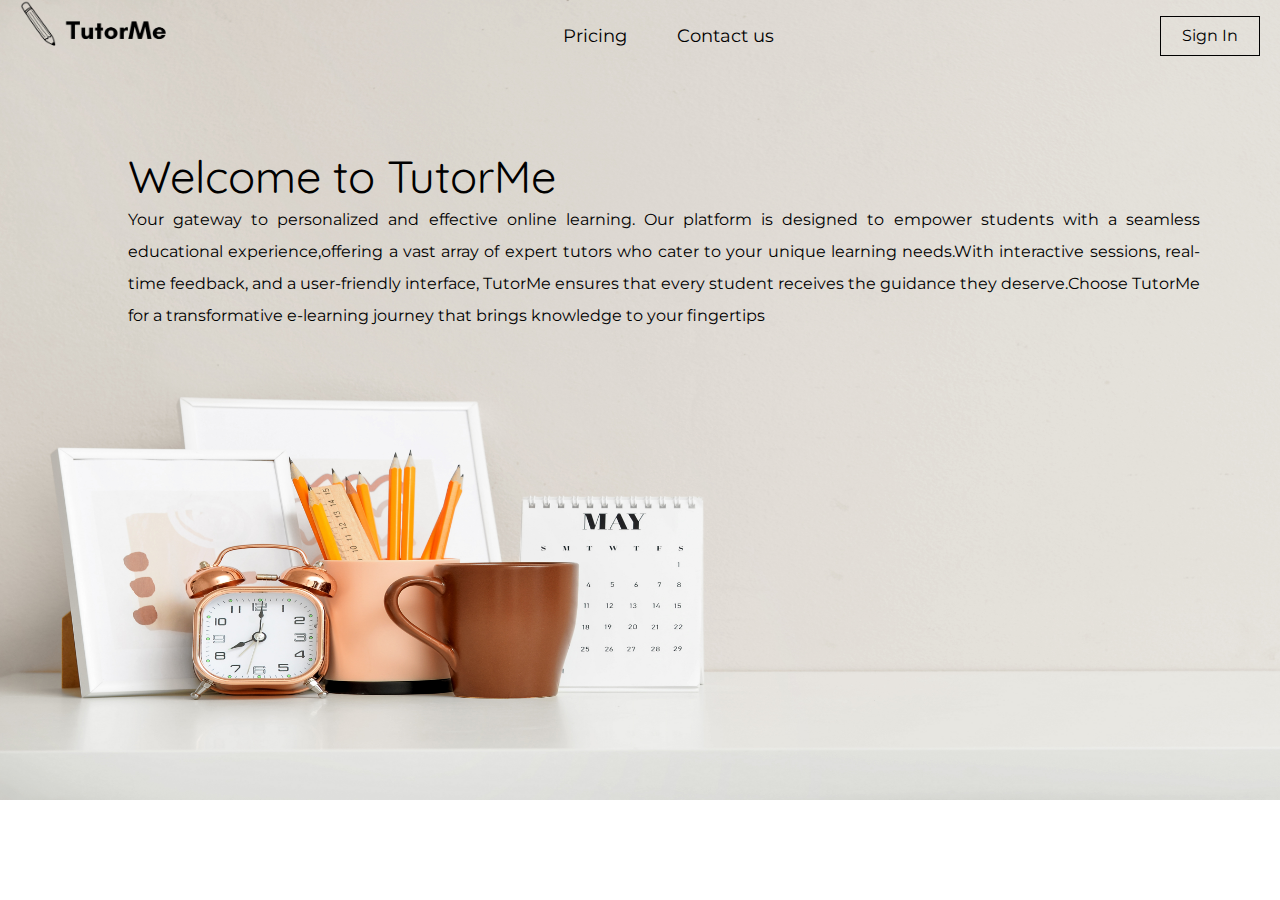
<file: index.html>
<!DOCTYPE html>
<html lang="en">
<head>
    <meta charset="UTF-8">
    <meta name="viewport" content="width=device-width, initial-scale=1.0">
    <title>Document</title>
    <link rel="stylesheet" href="./css/home.css">
    <link href="https://fonts.googleapis.com/css2?family=Montserrat:wght@100;200;300;400;500;900&family=Open+Sans&display=swap" rel="stylesheet">
    <link rel="preconnect" href="https://fonts.googleapis.com">
<link rel="preconnect" href="https://fonts.gstatic.com" crossorigin>
<link href="https://fonts.googleapis.com/css2?family=Quicksand:wght@300&display=swap" rel="stylesheet">
</head>
<body>
    <div class="nav">
        <div class="logo"><img id="logo" src="./images/logo.png" alt=""></div>
        <div class="menus">
            <div class="menu"><a href="./pricing.html">Pricing</a></div>
            <div class="menu"><a href="./contact.html">Contact us</a></div>
        </div>
        <a href="./login.html"><div class="signin">Sign In</div></a>
    </div>
    <div class="content">
<span class="welcome">Welcome <br class="none1"> <br class="none1"> to <br class="none1"> <br class="none1"> TutorMe</span><br>
<span class="none">Your gateway to personalized and effective online learning. 
Our platform is designed to empower students with a seamless
educational experience,offering a vast array of expert tutors
who cater to your unique learning needs.With interactive sessions,
real-time feedback, and a user-friendly interface, TutorMe ensures
that every student receives the guidance they deserve.Choose TutorMe
for a transformative e-learning journey that brings knowledge to your fingertips</span></div>
</body>
</html>
</file>
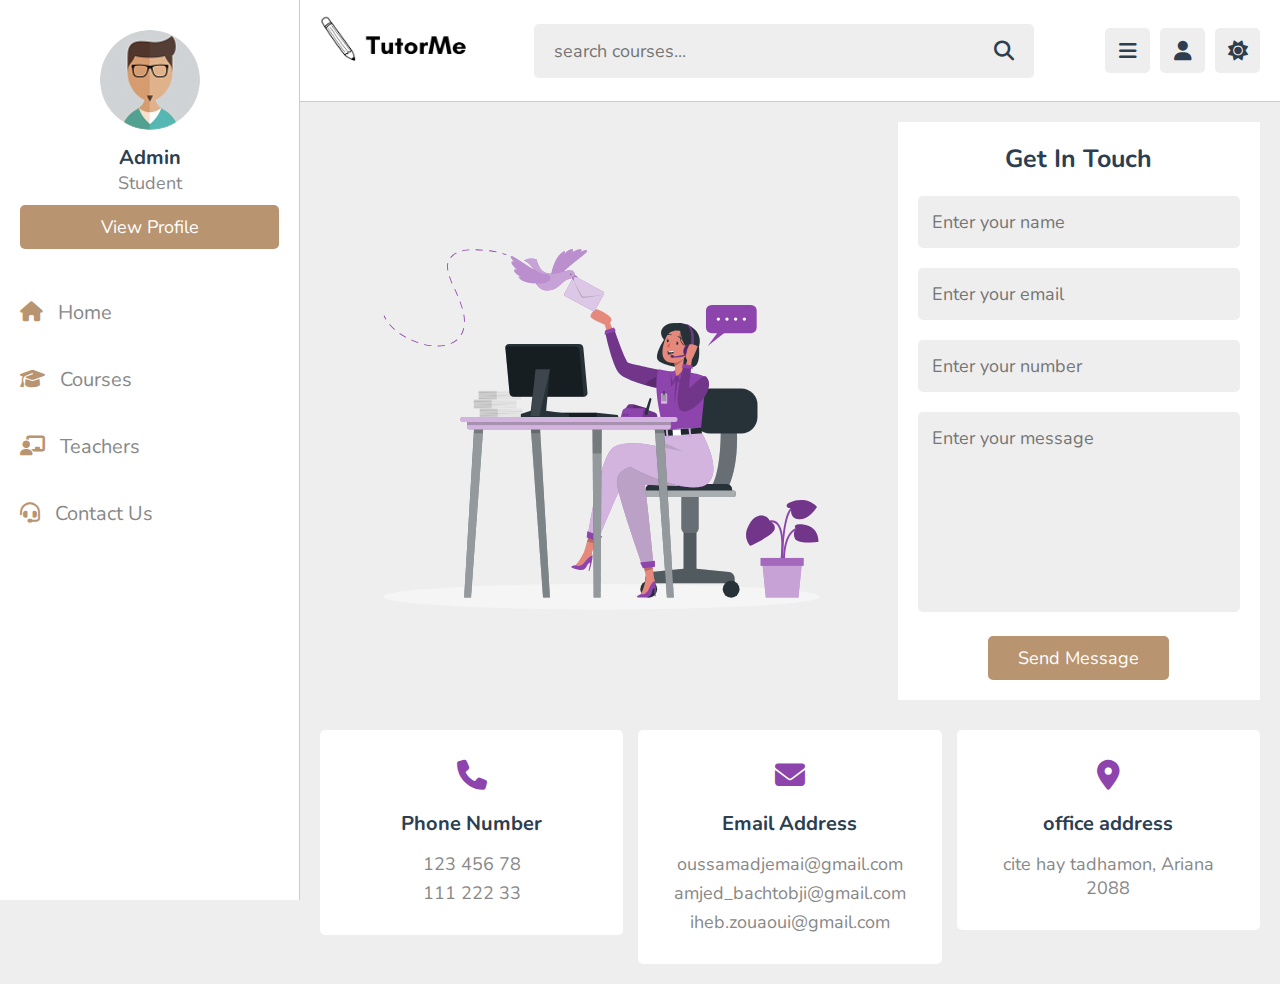
<file: contact.html>
<!DOCTYPE html>
<html lang="en">
<head>
   <meta charset="UTF-8">
   <meta http-equiv="X-UA-Compatible" content="IE=edge">
   <meta name="viewport" content="width=device-width, initial-scale=1.0">
   <title>contact us</title>
   <link rel="stylesheet" href="https://cdnjs.cloudflare.com/ajax/libs/font-awesome/6.1.2/css/all.min.css">
   <link rel="stylesheet" href="css/style.css">

</head>
<body>

<header class="header">
   
   <section class="flex">

      <a href="./index.html" class="logo"> <img id="logo" src="./images/logo.png" alt=""></a>

      <form action="search.html" method="post" class="search-form">
         <input type="text" name="search_box" required placeholder="search courses..." maxlength="100">
         <button type="submit" class="fas fa-search"></button>
      </form>

      <div class="icons">
         <div id="menu-btn" class="fas fa-bars"></div>
         <div id="search-btn" class="fas fa-search"></div>
         <div id="user-btn" class="fas fa-user"></div>
         <div id="toggle-btn" class="fas fa-sun"></div>
      </div>

      

   </section>

</header>   

<div class="side-bar">

   <div class="profile">
      <img src="images/pic-1.jpg" class="image" alt="">
      <h3 class="name">Admin</h3>
      <p class="role">Student</p>
      <a href="profile.html" class="btn">view profile</a>
   </div>

   <nav class="navbar">
      <a href="home.html"><i class="fas fa-home"style="color: #b99470;"></i><span>Home</span></a>
      <a href="courses.html"><i class="fas fa-graduation-cap"style="color: #b99470;"></i><span>Courses</span></a>
      <a href="teachers.html"><i class="fas fa-chalkboard-user"style="color: #b99470;"></i><span>Teachers</span></a>
      <a href="contact.html"><i class="fas fa-headset"style="color: #b99470;"></i><span>Contact Us</span></a>
   </nav>

</div>

<section class="contact">

   <div class="row">

      <div class="image">
         <img src="images/contact-img.svg" alt="">
      </div>

      <form action="" method="post">
         <h3>Get In Touch</h3>
         <input type="text" placeholder="Enter your name" name="name" required maxlength="50" class="box">
         <input type="email" placeholder="Enter your email" name="email" required maxlength="50" class="box">
         <input type="number" placeholder="Enter your number" name="number" required maxlength="50" class="box">
         <textarea name="msg" class="box" placeholder="Enter your message" required maxlength="1000" cols="30" rows="10"></textarea>
         <input type="submit" value="send message" class="inline-btn" name="submit">
      </form>

   </div>

   <div class="box-container">

      <div class="box">
         <i class="fas fa-phone"></i>
         <h3>Phone Number</h3>
         <a href="tel:1234567890">123 456 78</a>
         <a href="tel:1112223333">111 222 33</a>
      </div>
      
      <div class="box">
         <i class="fas fa-envelope"></i>
         <h3>Email Address</h3>
         <a href="mailto:ouss@gmail.com">oussamadjemai@gmail.com</a>
         <a href="mailto:amjed@gmail.com">amjed_bachtobji@gmail.com</a>
         <a href="mailto:iheb@gmail.com">iheb.zouaoui@gmail.com</a>
      </div>

      <div class="box">
         <i class="fas fa-map-marker-alt"></i>
         <h3>office address</h3>
         <a href="https://maps.app.goo.gl/Azjef4gyxdkY4FRh7">cite hay tadhamon, Ariana 2088</a>
      </div>

   </div>

</section>

   
</body>
</html>
</file>
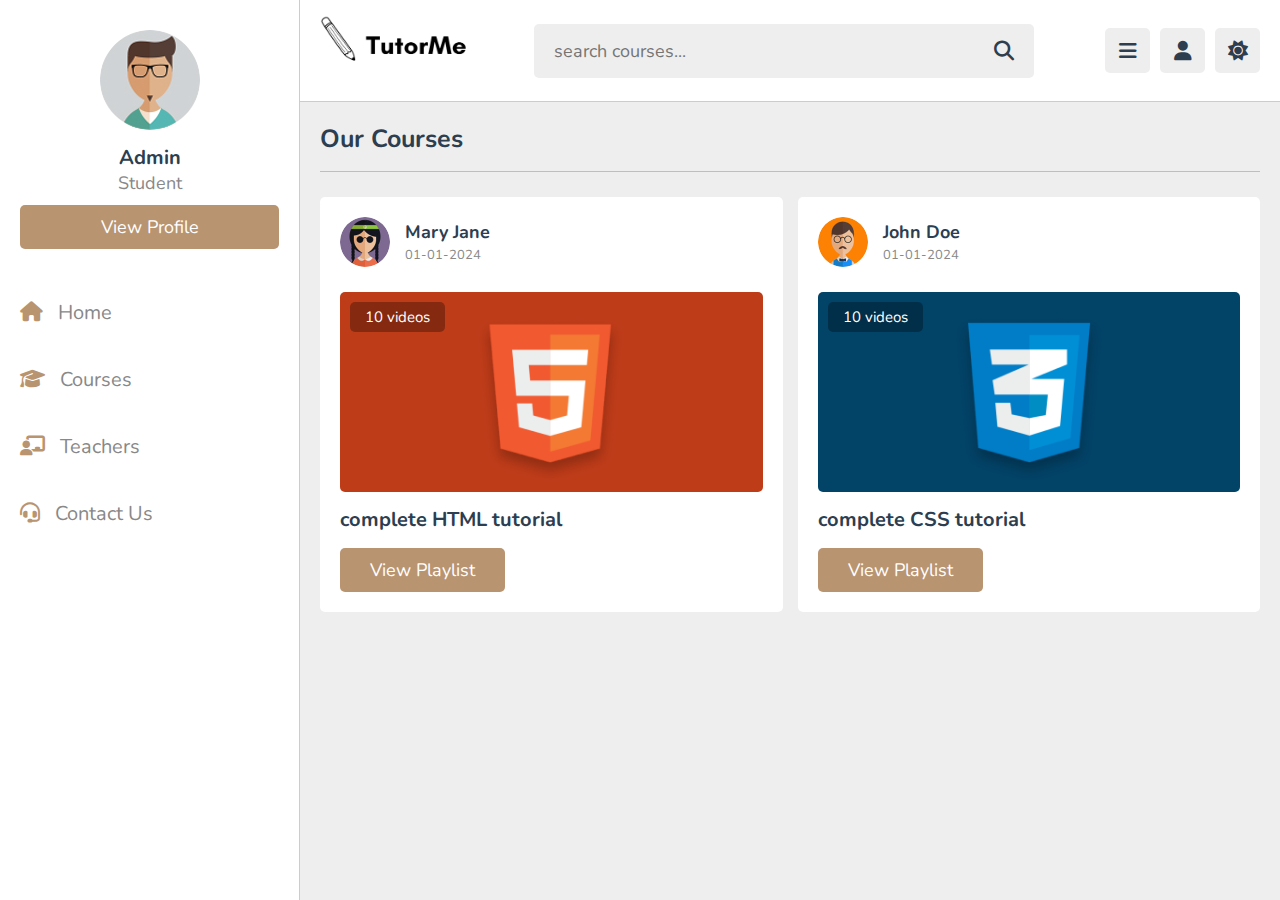
<file: courses.html>
<!DOCTYPE html>
<html lang="en">
<head>
   <meta charset="UTF-8">
   <meta http-equiv="X-UA-Compatible" content="IE=edge">
   <meta name="viewport" content="width=device-width, initial-scale=1.0">
   <title>courses</title>
   <link rel="stylesheet" href="https://cdnjs.cloudflare.com/ajax/libs/font-awesome/6.1.2/css/all.min.css">
   <link rel="stylesheet" href="css/style.css">

</head>
<body>

<header class="header">
   
   <section class="flex">

      <a href="home.html" class="logo"> <img id="logo" src="./images/logo.png" alt=""></a>

      <form action="search.html" method="post" class="search-form">
         <input type="text" name="search_box" required placeholder="search courses..." maxlength="100">
         <button type="submit" class="fas fa-search"></button>
      </form>

      <div class="icons">
         <div id="menu-btn" class="fas fa-bars"></div>
         <div id="search-btn" class="fas fa-search"></div>
         <div id="user-btn" class="fas fa-user"></div>
         <div id="toggle-btn" class="fas fa-sun"></div>
      </div>

      

   </section>

</header>   

<div class="side-bar">


   <div class="profile">
      <img src="images/pic-1.jpg" class="image" alt="">
      <h3 class="name">Admin</h3>
      <p class="role">Student</p>
      <a href="profile.html" class="btn">view profile</a>
   </div>

   <nav class="navbar">
      <a href="home.html"><i class="fas fa-home"style="color: #b99470;"></i><span>Home</span></a>
      <a href="courses.html"><i class="fas fa-graduation-cap"style="color: #b99470;"></i><span>Courses</span></a>
      <a href="teachers.html"><i class="fas fa-chalkboard-user"style="color: #b99470;"></i><span>Teachers</span></a>
      <a href="contact.html"><i class="fas fa-headset"style="color: #b99470;"></i><span>Contact Us</span></a>
   </nav>

</div>

<section class="courses">

   <h1 class="heading">our courses</h1>

   <div class="box-container">

      <div class="box">
         <div class="tutor">
            <img src="images/pic-2.jpg" alt="">
            <div class="info">
               <h3>Mary Jane</h3>
               <span>01-01-2024</span>
            </div>
         </div>
         <div class="thumb">
            <img src="images/thumb-1.png" alt="">
            <span>10 videos</span>
         </div>
         <h3 class="title">complete HTML tutorial</h3>
         <a href="playlist.html" class="inline-btn">view playlist</a>
      </div>

      <div class="box">
         <div class="tutor">
            <img src="images/pic-3.jpg" alt="">
            <div class="info">
               <h3>John Doe</h3>
               <span>01-01-2024</span>
            </div>
         </div>
         <div class="thumb">
            <img src="images/thumb-2.png" alt="">
            <span>10 videos</span>
         </div>
         <h3 class="title">complete CSS tutorial</h3>
         <a href="playlist.html" class="inline-btn">view playlist</a>
      </div>

   

   </div>

</section>


   
</body>
</html>
</file>
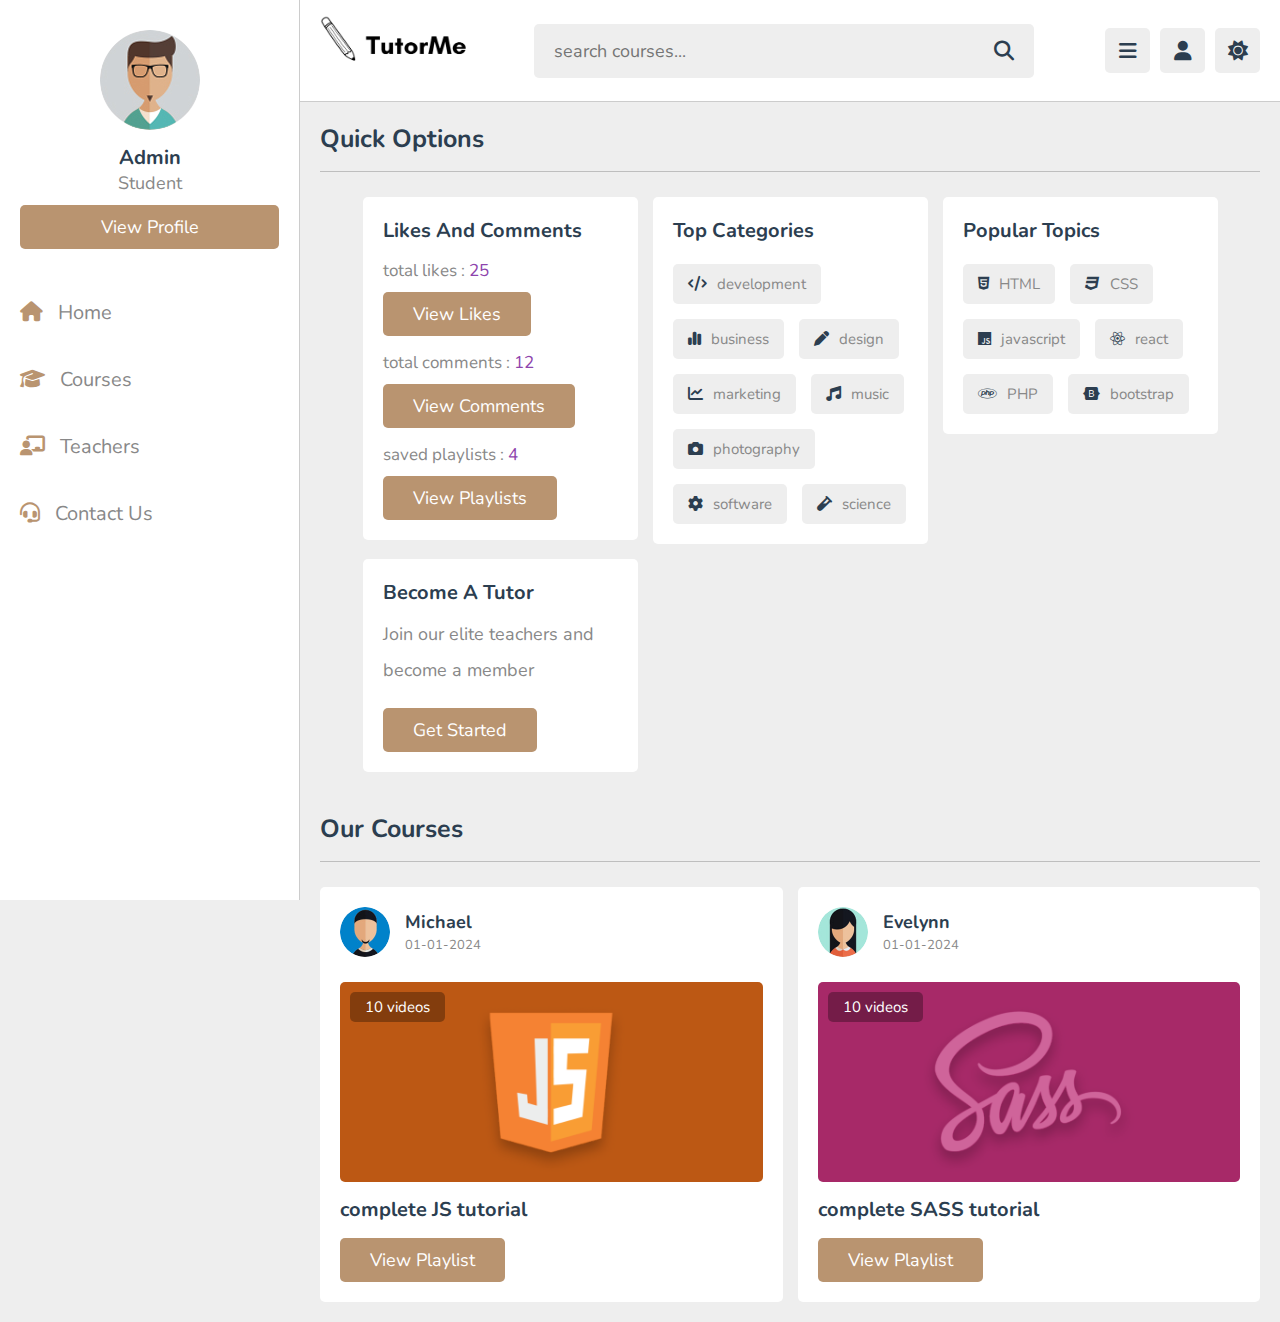
<file: home.html>
<!DOCTYPE html>
<html lang="en">
<head>
   <meta charset="UTF-8">
   <meta http-equiv="X-UA-Compatible" content="IE=edge">
   <meta name="viewport" content="width=device-width, initial-scale=1.0">
   <title>home</title>
   <link rel="stylesheet" href="https://cdnjs.cloudflare.com/ajax/libs/font-awesome/6.1.2/css/all.min.css">
   <link rel="stylesheet" href="css/style.css">

</head>
<body>

<header class="header">
   
   <section class="flex">

      <a href="index.html" class="logo"> <img id="logo" src="./images/logo.png" alt=""></a>

      <form action="search.html" method="post" class="search-form">
         <input type="text" name="search_box" required placeholder="search courses..." maxlength="100">
         <button type="submit" class="fas fa-search"></button>
      </form>

      <div class="icons">
         <div id="menu-btn" class="fas fa-bars"></div>
         <div id="search-btn" class="fas fa-search"></div>
         <div id="user-btn" class="fas fa-user"></div>
         <div id="toggle-btn" class="fas fa-sun"></div>
      </div>

      

   </section>

</header>   

<div class="side-bar">


   <div class="profile">
      <img src="images/pic-1.jpg" class="image" alt="">
      <h3 class="name">Admin</h3>
      <p class="role">Student</p>
      <a href="profile.html" class="btn">view profile</a>
   </div>

   <nav class="navbar">
      <a href="home.html"><i class="fas fa-home" style="color: #b99470;"></i><span>Home</span></a>
      <a href="courses.html"><i class="fas fa-graduation-cap" style="color: #b99470;"></i><span>Courses</span></a>
      <a href="teachers.html"><i class="fas fa-chalkboard-user" style="color: #b99470;"></i><span>Teachers</span></a>
      <a href="contact.html"><i class="fas fa-headset" style="color: #b99470;"></i><span>Contact Us</span></a>
   </nav>

</div>

<section class="home-grid">

   <h1 class="heading">quick options</h1>

   <div class="box-container">

      <div class="box">
         <h3 class="title">likes and comments</h3>
         <p class="likes">total likes : <span>25</span></p>
         <a href="#" class="inline-btn">view likes</a>
         <p class="likes">total comments : <span>12</span></p>
         <a href="#" class="inline-btn">view comments</a>
         <p class="likes">saved playlists : <span>4</span></p>
         <a href="#" class="inline-btn">view playlists</a>
      </div>

      <div class="box">
         <h3 class="title">top categories</h3>
         <div class="flex">
            <a href="#"><i class="fas fa-code"></i><span>development</span></a>
            <a href="#"><i class="fas fa-chart-simple"></i><span>business</span></a>
            <a href="#"><i class="fas fa-pen"></i><span>design</span></a>
            <a href="#"><i class="fas fa-chart-line"></i><span>marketing</span></a>
            <a href="#"><i class="fas fa-music"></i><span>music</span></a>
            <a href="#"><i class="fas fa-camera"></i><span>photography</span></a>
            <a href="#"><i class="fas fa-cog"></i><span>software</span></a>
            <a href="#"><i class="fas fa-vial"></i><span>science</span></a>
         </div>
      </div>

      <div class="box">
         <h3 class="title">popular topics</h3>
         <div class="flex">
            <a href="#"><i class="fab fa-html5"></i><span>HTML</span></a>
            <a href="#"><i class="fab fa-css3"></i><span>CSS</span></a>
            <a href="#"><i class="fab fa-js"></i><span>javascript</span></a>
            <a href="#"><i class="fab fa-react"></i><span>react</span></a>
            <a href="#"><i class="fab fa-php"></i><span>PHP</span></a>
            <a href="#"><i class="fab fa-bootstrap"></i><span>bootstrap</span></a>
         </div>
      </div>

      <div class="box">
         <h3 class="title">Become a tutor</h3>
         <p class="tutor">Join our elite teachers and become a member</p>
         <a href="register.html" class="inline-btn">get started</a>
      </div>

   </div>

</section>



<section class="courses">

   <h1 class="heading">our courses</h1>

   <div class="box-container">
      <div class="box">
         <div class="tutor">
            <img src="images/pic-4.jpg" alt="">
            <div class="info">
               <h3>Michael</h3>
               <span>01-01-2024</span>
            </div>
         </div>
         <div class="thumb">
            <img src="images/thumb-3.png" alt="">
            <span>10 videos</span>
         </div>
         <h3 class="title">complete JS tutorial</h3>
         <a href="playlist.html" class="inline-btn">view playlist</a>
      </div>

      <div class="box">
         <div class="tutor">
            <img src="images/pic-7.jpg" alt="">
            <div class="info">
               <h3>Evelynn</h3>
               <span>01-01-2024</span>
            </div>
         </div>
         <div class="thumb">
            <img src="images/thumb-6.png" alt="">
            <span>10 videos</span>
         </div>
         <h3 class="title">complete SASS tutorial</h3>
         <a href="playlist.html" class="inline-btn">view playlist</a>
      </div>

   </div>

</section>

</body>
</html>
</file>
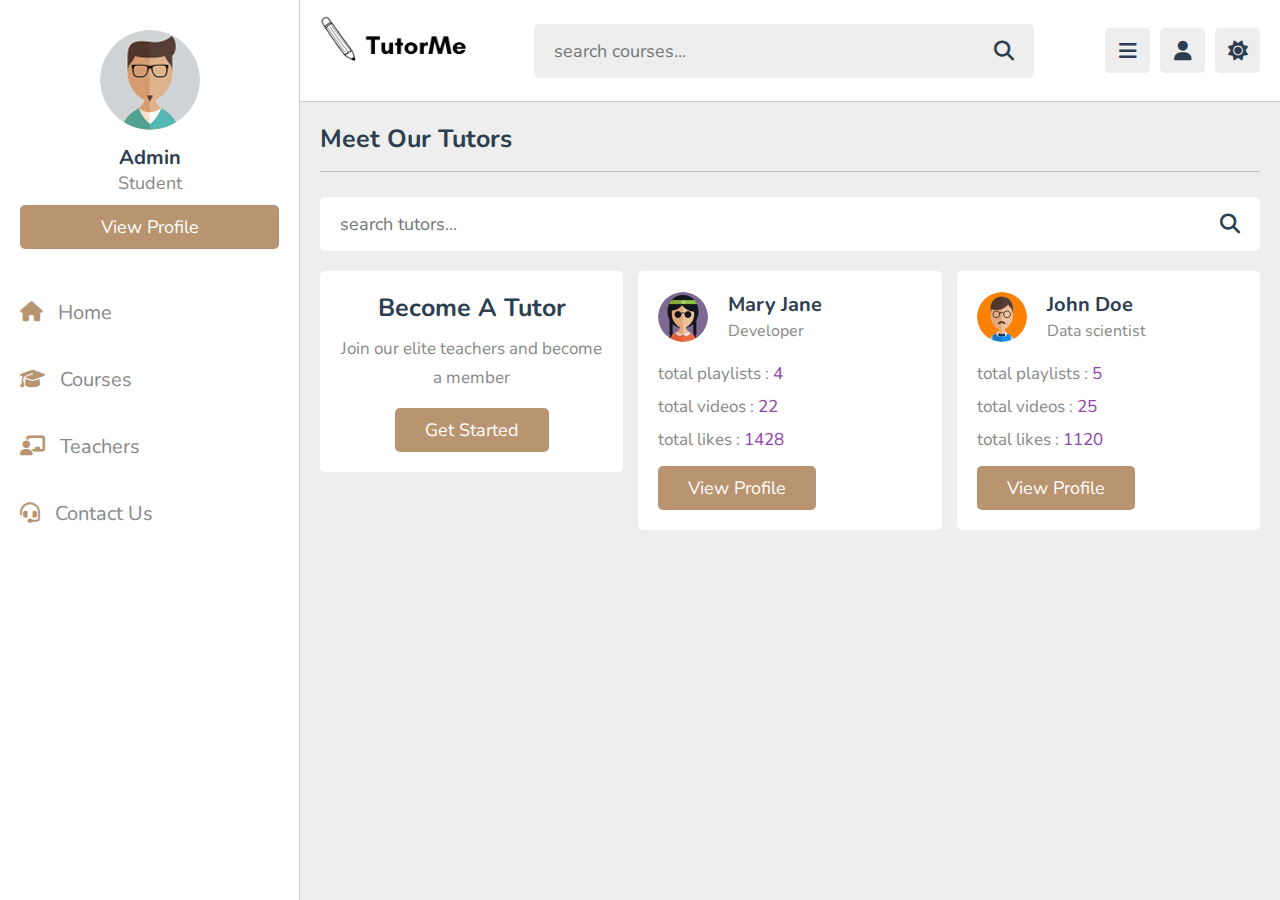
<file: teachers.html>
<!DOCTYPE html>
<html lang="en">
<head>
   <meta charset="UTF-8">
   <meta http-equiv="X-UA-Compatible" content="IE=edge">
   <meta name="viewport" content="width=device-width, initial-scale=1.0">
   <title>teachers</title>
   <link rel="stylesheet" href="https://cdnjs.cloudflare.com/ajax/libs/font-awesome/6.1.2/css/all.min.css">
   <link rel="stylesheet" href="css/style.css">

</head>
<body>

<header class="header">
   
   <section class="flex">

      <a href="index.html" class="logo"> <img id="logo" src="./images/logo.png" alt=""></a>

      <form action="search.html" method="post" class="search-form">
         <input type="text" name="search_box" required placeholder="search courses..." maxlength="100">
         <button type="submit" class="fas fa-search"></button>
      </form>

      <div class="icons">
         <div id="menu-btn" class="fas fa-bars"></div>
         <div id="search-btn" class="fas fa-search"></div>
         <div id="user-btn" class="fas fa-user"></div>
         <div id="toggle-btn" class="fas fa-sun"></div>
      </div>

       

   </section>

</header>   

<div class="side-bar">


   <div class="profile">
      <img src="images/pic-1.jpg" class="image" alt="">
      <h3 class="name"> Admin</h3>
      <p class="role">Student</p>
      <a href="profile.html" class="btn">view profile</a>
   </div>

   <nav class="navbar">
      <a href="home.html"><i class="fas fa-home"style="color: #b99470;"></i><span>Home</span></a>
      <a href="courses.html"><i class="fas fa-graduation-cap"style="color: #b99470;"></i><span>Courses</span></a>
      <a href="teachers.html"><i class="fas fa-chalkboard-user"style="color: #b99470;"></i><span>Teachers</span></a>
      <a href="contact.html"><i class="fas fa-headset"style="color: #b99470;"></i><span>Contact Us</span></a>
   </nav>

</div>

<section class="teachers">

   <h1 class="heading">Meet our tutors</h1>

   <form action="" method="post" class="search-tutor">
      <input type="text" name="search_box" placeholder="search tutors..." required maxlength="100">
      <button type="submit" class="fas fa-search" name="search_tutor"></button>
   </form>

   <div class="box-container">

      <div class="box offer">
         <h3>become a tutor</h3>
         <p>Join our elite teachers and become a member</p>
         <a href="register.html" class="inline-btn">get started</a>
      </div>

      <div class="box">
         <div class="tutor">
            <img src="images/pic-2.jpg" alt="">
            <div>
               <h3>Mary Jane</h3>
               <span>Developer</span>
            </div>
         </div>
         <p>total playlists : <span>4</span></p>
         <p>total videos : <span>22</span></p>
         <p>total likes : <span>1428</span></p>
         <a href="teacher_profile.html" class="inline-btn">view profile</a>
      </div>

      <div class="box">
         <div class="tutor">
            <img src="images/pic-3.jpg" alt="">
            <div>
               <h3>John Doe</h3>
               <span>Data scientist</span>
            </div>
         </div>
         <p>total playlists : <span>5</span></p>
         <p>total videos : <span>25</span></p>
         <p>total likes : <span>1120</span></p>
         <a href="teacher_profile.html" class="inline-btn">view profile</a>
      </div>


   </div>

</section>


</body>
</html>
</file>
<file: css/home.css>
body{
    background-image: url(../images/Background.jpeg);
    background-size: 99em 50em;
    background-repeat: no-repeat;
    position: relative;
}
* {
    margin: 0;
    padding: 0;
    box-sizing: border-box;
    font-family: "Montserrat", sans-serif;
  }
  .nav{
    display: flex;
    justify-content: center;
    align-items: center;
    justify-content: space-between;
  }
  .menus{
    display: flex;
    justify-content: center;
    align-items: center;
    gap: 30px;
    margin-left: -30px;
}
.logo{
    width: 170px;
    margin-left: 20px;
}
#logo{
    width: 150px;
}
.menu{
    display: flex;
    justify-content: center;
    align-items: center;
    width: 100px;
    height: 40px;
    cursor: pointer;
    position: relative;
    font-family: 'Montserrat', sans-serif; 
    font-size: 18px;
}
.signin{
    margin-right: 20px;
    display: flex;
    justify-content: center;
    align-items: center;
    width: 100px;
    height: 40px;
    border: 1px solid black;
    position: relative;
    cursor: pointer;
}
.signin:hover{
    color: #fff;
  }
  .signin::before{
    content: "";
    position: absolute;
    left: 0;
    top: 0;
    width: 100%;
    height: 100%;
    background: #000;
    z-index: -1;
    transition: transform 0.5s;
    transform-origin: 0 0;
    transition-timing-function: cubic-bezier(0.5,1.6,0.4,0.7);
  }
  .signin::before{
    transform: scaleX(0);
  }
  .signin:hover::before{
    transform: scaleX(1);
  }
.menu:after {
    content: '';
    position: absolute;
    width: 100%;
    transform: scaleX(0);
    height: 1.5px;
    bottom: 0;
    left: 0;
    background-color: black;
    transform-origin: bottom right;
    transition: transform 0.25s ease-out;
  }
  
  .menu:hover:after {
    transform: scaleX(1);
    transform-origin: bottom left;
  }
  .content{
    position:absolute;
    left: 55%;
    top: 15em;
    right: 5em;
  }
.welcome{
  font-family: 'Quicksand', sans-serif;
  font-size: 45px;
}
.content{
  line-height: 200%;
  text-align: justify;
}
.none1{
  display: none;
}
@media screen and (max-width: 1300px) {
  .content {
   left:10%;
   top: 10em;
   min-width: 41em;
  }
}


@media screen and (max-width: 900px) {
  .none{
    display: none;
   }
   .welcome{
    position: absolute;
    left: 17%;
   }
   .nav{
    flex-direction: column;
    align-items: flex-start;
    margin-left: 8%;
   }
   .menus{
    flex-direction: column;
   }
   .signin{
    margin-top: 1em;
    margin-left: -4%;
   }
   .logo{
    margin-left: -8%;
    margin-top: 2%;
   }
   

}
@media screen and (max-width: 600px) {
  .none1{
    display: block;
   }
   .welcome{
    position: absolute;
    left: 25%;
   }
}
a{
  text-decoration: none;
  color: black;
}
</file>
<file: css/style.css>
@import url('https://fonts.googleapis.com/css2?family=Nunito:wght@200;300;400;500;600;700&display=swap');

*{
   font-family: 'Nunito', sans-serif;
   margin:0; padding:0;
   box-sizing: border-box;
   outline: none; border:none;
   text-decoration: none;
}

*::selection{
   background-color: #8e44ad;
   color:#fff;
}

html{
   font-size: 62.5%;
   overflow-x: hidden;
}

html::-webkit-scrollbar{
   width: 1rem;
   height: .5rem;
}

html::-webkit-scrollbar-track{
   background-color: transparent;
}

html::-webkit-scrollbar-thumb{
   background-color: #b99470;
}

body{
   background-color: #eee;
   padding-left: 30rem;
}



section{
   padding:2rem;
   margin: 0 auto;
   max-width: 1200px;
}

.heading{
   font-size: 2.5rem;
   color:#2c3e50;
   margin-bottom: 2.5rem;
   border-bottom: .1rem solid rgba(0,0,0,.2);
   padding-bottom: 1.5rem;
   text-transform: capitalize;
}

.inline-btn,
.inline-option-btn,
.inline-delete-btn,
.btn,
.delete-btn,
.option-btn{
   border-radius: .5rem;
   color:#fff;
   font-size: 1.8rem;
   cursor: pointer;
   text-transform: capitalize;
   padding:1rem 3rem;
   text-align: center;
   margin-top: 1rem;
}

.btn,
.delete-btn,
.option-btn{
   display: block;
   width: 100%;
}

.inline-btn,
.inline-option-btn,
.inline-delete-btn{
   display: inline-block;
}

.btn,
.inline-btn{
   background-color: #b99470;
}

.option-btn,
.inline-option-btn{
   background-color:#f39c12;
}

.delete-btn,
.inline-delete-btn{
   background-color: #e74c3c;
}

.inline-btn:hover,
.inline-option-btn:hover,
.inline-delete-btn:hover,
.btn:hover,
.delete-btn:hover,
.option-btn:hover{
   background-color: #2c3e50;
   color: #fff;
}

.flex-btn{
   display: flex;
   gap: 1rem;
}

.header{
   position: sticky;
   top:0; left:0; right: 0;
   background-color: #fff;
   z-index: 1000;
   border-bottom: .1rem solid rgba(0,0,0,.2);
}

.header .flex{
   display: flex;
   align-items: center;
   justify-content: space-between;
   position: relative;
   padding: 1.5rem 2rem;
}

#logo{
   width: 150px;
}

.header .flex .search-form{
   width: 50rem;
   border-radius: .5rem;
   background-color: #eee;
   padding:1.5rem 2rem;
   display: flex;
   gap:2rem;

}

.header .flex .search-form input{
   width: 100%;
   font-size: 1.8rem;
   color:#2c3e50;
   background:none;
}

.header .flex .search-form button{
   background:none;
   font-size: 2rem;
   cursor: pointer;
   color:#2c3e50;
}

.header .flex .search-form button:hover{
   color: #8e44ad;
}

.header .flex .icons div{
   font-size: 2rem;
   color:#2c3e50;
   background-color: #eee;
   border-radius: .5rem;
   height: 4.5rem;
   width: 4.5rem;
   line-height: 4.5rem;
   cursor: pointer;
   text-align: center;
   margin-left: .7rem;
}

.header .flex .icons div:hover{
   background-color: #2c3e50;
   color:#fff;
}





#search-btn{
   display: none;
}

.side-bar{
   position: fixed;
   top: 0; left: 0;
   width: 30rem;
   background-color: #fff;
   height: 100vh;
   border-right: .1rem solid rgba(0,0,0,.2);
   z-index: 1200;
}







.side-bar .profile{
   padding:3rem 2rem;
   text-align: center;
}

.side-bar .profile .image{
   height: 10rem;
   width: 10rem;
   border-radius: 50%;
   object-fit: contain;
   margin-bottom: 1rem;
}

.side-bar .profile .name{
   font-size: 2rem;
   color:#2c3e50;
   overflow: hidden;
   text-overflow: ellipsis;
   white-space: nowrap;
}

.side-bar .profile .role{
   font-size: 1.8rem;
   color: #888;
}

.side-bar .navbar a{
   display: block;
   padding: 2rem;
   font-size: 2rem;
}

.side-bar .navbar a i{
   margin-right: 1.5rem;
   color:#8e44ad;
   transition: .2s linear;
}

.side-bar .navbar a span{
   color:#888;
}

.side-bar .navbar a:hover{
   background-color: #eee;
}

.side-bar .navbar a:hover i{
   margin-right: 2.5rem;
}

.side-bar.active{
   left: -30rem;
}

.home-grid .box-container{
   display: grid;
   grid-template-columns: repeat(auto-fit, 27.5rem);
   gap:1.5rem;
   justify-content: center;
   align-items: flex-start;
}

.home-grid .box-container .box{
   background-color: #fff;
   border-radius: .5rem;
   padding:2rem;
}

.home-grid .box-container .box .title{
   font-size: 2rem;
   color: #2c3e50;
   text-transform: capitalize;
}

.home-grid .box-container .box .flex{
   display: flex;
   flex-wrap: wrap;
   gap: 1.5rem;
   margin-top: 2rem;
}

.home-grid .box-container .flex a{
   background-color: #eee;
   border-radius: .5rem;
   padding: 1rem 1.5rem;
   font-size: 1.5rem;
}

.home-grid .box-container .flex a i{
   margin-right: 1rem;
   color:#2c3e50;
}

.home-grid .box-container .flex a span{
   color:#888;
}

.home-grid .box-container .flex a:hover{
   background-color: #2c3e50;
}

.home-grid .box-container .flex a:hover span{
   color:#fff;
}

.home-grid .box-container .flex a:hover i{
   color:#fff;
}

.home-grid .box-container .tutor{
   padding: 1rem 0;
   font-size: 1.8rem;
   color:#888;
   line-height: 2;
}

.home-grid .box-container .likes{
   color:#888;
   font-size: 1.7rem;
   margin-top: 1.5rem;
}

.home-grid .box-container .likes span{
   color:#8e44ad;
}

.about .row{
   display: flex;
   align-items: center;
   flex-wrap: wrap;
   gap:1.5rem;
}

.about .row .image{
   flex: 1 1 40rem;
}

.about .row .image img{
   width: 100%;
   height: 50rem;
}

.about .row .content{
   flex: 1 1 40rem;
}

.about .row .content p{
   font-size: 1.7rem;
   line-height: 2;
   color: #888;
   padding: 1rem 0;
}

.about .row .content h3{
   font-size: 3rem;
   color:#2c3e50;
   text-transform: capitalize;
}

.about .box-container{
   display: grid;
   grid-template-columns: repeat(auto-fit, minmax(27rem, 1fr));
   gap:1.5rem;
   justify-content: center;
   align-items: flex-start;
   margin-top: 3rem;
}

.about .box-container .box{
   border-radius: .5rem;
   background-color: #fff;
   padding: 2rem;
   display: flex;
   align-items: center;
   gap: 2.5rem;
}

.about .box-container .box i{
   font-size: 4rem;
   color: #8e44ad;
}

.about .box-container .box h3{
   font-size: 2.5rem;
   color: #2c3e50;
   margin-bottom: .3rem;
}

.about .box-container .box p{
   font-size: 1.7rem;
   color:#888;
}

.reviews .box-container{
   display: grid;
   grid-template-columns: repeat(auto-fit, minmax(30rem, 1fr));
   gap:1.5rem;
   justify-content: center;
   align-items: flex-start;
}

.reviews .box-container .box{
   border-radius: .5rem;
   background-color: #fff;
   padding: 2rem;
}

.reviews .box-container .box p{
   line-height: 1.7;
   font-size: 1.7rem;
   color: #888;
}

.reviews .box-container .box .student{
   margin-top: 2rem;
   display: flex;
   align-items: center;
   gap: 1.5rem;
}

.reviews .box-container .box .student img{
   height: 5rem;
   width: 5rem;
   object-fit: cover;
   border-radius: 50%;
}

.reviews .box-container .box .student h3{
   font-size: 2rem;
   color: #2c3e50;
   margin-bottom: .3rem;
}

.reviews .box-container .box .student .stars{
   font-size: 1.5rem;
   color:#f39c12;
}

.courses .box-container{
   display: grid;
   grid-template-columns: repeat(auto-fit, minmax(30rem, 1fr));
   gap:1.5rem;
   justify-content: center;
   align-items: flex-start;
}

.courses .box-container .box{
   border-radius: .5rem;
   background-color: #fff;
   padding: 2rem;
}

.courses .box-container .box .tutor{
   display: flex;
   align-items: center;
   gap: 1.5rem;
   margin-bottom: 2.5rem;
}

.courses .box-container .box .tutor img{
   height: 5rem;
   width: 5rem;
   border-radius: 50%;
   object-fit: cover;
}

.courses .box-container .box .tutor h3{
   font-size: 1.8rem;
   color: #2c3e50;
   margin-bottom: .2rem;
}

.courses .box-container .box .tutor span{
   font-size: 1.3rem;
   color:#888;
}

.courses .box-container .box .thumb{
   position: relative;
}

.courses .box-container .box .thumb span{
   position: absolute;
   top:1rem; left: 1rem;
   border-radius: .5rem;
   padding: .5rem 1.5rem;
   background-color: rgba(0,0,0,.3);
   color: #fff;
   font-size: 1.5rem;
}

.courses .box-container .box .thumb img{
   width: 100%;
   height: 20rem;
   object-fit: cover;
   border-radius: .5rem;
}

.courses .box-container .box .title{
   font-size: 2rem;
   color: #2c3e50;
   padding-bottom: .5rem;
   padding-top: 1rem;
}

.courses .more-btn{
   text-align: center;
   margin-top: 2rem;
}

.playlist-details .row{
   display: flex;
   align-items: flex-end;
   gap:3rem;
   flex-wrap: wrap;
   background-color: #fff;
   padding: 2rem;
}

.playlist-details .row .column{
   flex: 1 1 40rem;
}

.playlist-details .row .column .save-playlist{
   margin-bottom: 1.5rem;
}

.playlist-details .row .column .save-playlist button{
   border-radius: .5rem;
   background-color: #eee;
   padding:1rem 1.5rem;
   cursor: pointer;
}

.playlist-details .row .column .save-playlist button i{
   font-size: 2rem;
   color:#2c3e50;
   margin-right: .8rem;
}

.playlist-details .row .column .save-playlist button span{
   font-size: 1.8rem;
   color:#888;
}

.playlist-details .row .column .save-playlist button:hover{
   background-color: #2c3e50;
}

.playlist-details .row .column .save-playlist button:hover i{
   color:#fff;
}

.playlist-details .row .column .save-playlist button:hover span{
   color:#fff;
}

.playlist-details .row .column .thumb{
   position: relative;
}

.playlist-details .row .column .thumb span{
   font-size: 1.8rem;
   color: #fff;
   background-color: rgba(0,0,0,.3);
   border-radius: .5rem;
   position: absolute;
   top: 1rem; left: 1rem;
   padding: .5rem 1.5rem;
}

.playlist-details .row .column .thumb img{
   height: 30rem;
   width: 100%;
   object-fit: cover;
   border-radius: .5rem;
}

.playlist-details .row .column .tutor{
   display: flex;
   align-items: center;
   gap: 2rem;
   margin-bottom: 2rem;
}

.playlist-details .row .column .tutor img{
   height: 7rem;
   width: 7rem;
   border-radius: 50%;
   object-fit: cover;
}

.playlist-details .row .column .tutor h3{
   font-size: 2rem;
   color:#2c3e50;
   margin-bottom: .2rem;
}

.playlist-details .row .column .tutor span{
   font-size: 1.5rem;
   color: #888;
}

.playlist-details .row .column .details h3{
   font-size: 2rem;
   color: #2c3e50;
   text-transform: capitalize;
}

.playlist-details .row .column .details p{
   padding: 1rem 0;
   line-height: 2;
   font-size: 1.8rem;
   color: #888;
}

.playlist-videos .box-container{
   display: grid;
   grid-template-columns: repeat(auto-fit, minmax(30rem, 1fr));
   gap:1.5rem;
   justify-content: center;
   align-items: flex-start;
}

.playlist-videos .box-container .box{
   background-color: #fff;
   border-radius: .5rem;
   padding: 2rem;
   position: relative;
}

.playlist-videos .box-container .box i{
   position: absolute;
   top: 2rem; left: 2rem; right: 2rem;
   height: 20rem;
   border-radius: .5rem;
   background-color: rgba(0,0,0,.3);
   display: flex;
   align-items: center;
   justify-content: center;
   font-size: 5rem;
   color: #fff;
   display: none;
}

.playlist-videos .box-container .box:hover i{
   display: flex;
}

.playlist-videos .box-container .box img{
   width: 100%;
   height: 20rem;
   object-fit: cover;
   border-radius: .5rem;
}

.playlist-videos .box-container .box h3{
   margin-top: 1.5rem;
   font-size: 1.8rem;
   color: #2c3e50;
}

.playlist-videos .box-container .box:hover h3{
   color: #8e44ad;
}

.watch-video .video-container{
   background-color: #fff;
   border-radius: .5rem;
   padding: 2rem;
}

.watch-video .video-container .video{
   position: relative;
   margin-bottom: 1.5rem;
}

.watch-video .video-container .video video{
   border-radius: .5rem;
   width: 100%;
   object-fit: contain;
   background-color: #000;
}

.watch-video .video-container .title{
   font-size: 2rem;
   color: #2c3e50;
}

.watch-video .video-container .info{
   display: flex;
   margin-top: 1.5rem;
   margin-bottom: 2rem;
   border-bottom: .1rem solid rgba(0,0,0,.2);
   padding-bottom: 1.5rem;
   gap: 2.5rem;
   align-items: center;
}

.watch-video .video-container .info p{
   font-size: 1.6rem;
}

.watch-video .video-container .info p span{
   color: #888;
}

.watch-video .video-container .info i{
   margin-right: 1rem;
   color: #8e44ad;
}

.watch-video .video-container .tutor{
   display: flex;
   align-items: center;
   gap: 2rem;
   margin-bottom: 1rem;
}

.watch-video .video-container .tutor img{
   border-radius: 50%;
   height: 5rem;
   width: 5rem;
   object-fit: cover;
}

.watch-video .video-container .tutor h3{
   font-size: 2rem;
   color: #2c3e50;
   margin-bottom: .2rem;
}

.watch-video .video-container .tutor span{
   font-size: 1.5rem;
   color: #888;
}

.watch-video .video-container .flex{
   display: flex;
   align-items: center;
   justify-content: space-between;
   gap: 1.5rem;
}

.watch-video .video-container .flex button{
   border-radius: .5rem;
   padding: 1rem 1.5rem;
   font-size: 1.8rem;
   cursor: pointer;
   background-color: #eee;
}

.watch-video .video-container .flex button i{
   margin-right: 1rem;
   color: #2c3e50;
}

.watch-video .video-container .flex button span{
   color: #888;
}

.watch-video .video-container .flex button:hover{
   background-color: #2c3e50;
}

.watch-video .video-container .flex button:hover i{
   color: #fff;
}

.watch-video .video-container .flex button:hover span{
   color: #fff;
}

.watch-video .video-container .description{
   line-height: 1.5;
   font-size: 1.7rem;
   color: #888;
   margin-top: 2rem;
}

.comments .add-comment{
   background-color: #fff;
   border-radius: .5rem;
   padding: 2rem;
   margin-bottom: 3rem;
}

.comments .add-comment h3{
   font-size: 2rem;
   color: #2c3e50;
   margin-bottom: 1rem;
}

.comments .add-comment textarea{
   height: 20rem;
   resize: none;
   background-color: #eee;
   border-radius: .5rem;
   border: .1rem solid rgba(0,0,0,.2);
   padding: 1.4rem;
   font-size: 1.8rem;
   color: #2c3e50;
   width: 100%;
   margin: .5rem 0;
}

.comments .box-container{
   display: grid;
   gap: 2.5rem;
   background-color: #fff;
   padding: 2rem;
   border-radius: .5rem;
}

.comments .box-container .box .user{
   display: flex;
   align-items: center;
   gap: 1.5rem;
   margin-bottom: 2rem;
}

.comments .box-container .box .user img{
   height: 5rem;
   width: 5rem;
   border-radius: 50%;
}

.comments .box-container .box .user h3{
   font-size: 2rem;
   color: #2c3e50;
   margin-bottom: .2rem;
}

.comments .box-container .box .user span{
   font-size: 1.5rem;
   color: #888;
}

.comments .box-container .box .comment-box{
   border-radius: .5rem;
   background-color: #eee;
   padding:1rem 1.5rem;
   white-space: pre-line;
   margin: .5rem 0;
   font-size: 1.8rem;
   color: #2c3e50;
   line-height: 1.5;
   position: relative;
   z-index: 0;
}

.comments .box-container .box .comment-box::before{
   content: '';
   position: absolute;
   top: -1rem; left: 1.5rem;
   background-color: #eee;
   height: 1.2rem;
   width: 2rem;
   clip-path: polygon(50% 0%, 0% 100%, 100% 100%);
}

.teachers .search-tutor{
   margin-bottom: 2rem;
   border-radius: .5rem;
   background-color: #fff;
   padding: 1.5rem 2rem;
   display: flex;
   align-items: center;
   gap: 1.5rem;
}

.teachers .search-tutor input{
   width: 100%;
   background: none;
   font-size: 1.8rem;
   color: #2c3e50;
}

.teachers .search-tutor button{
   font-size: 2rem;
   color: #2c3e50;
   cursor: pointer;
   background:none;
}

.teachers .search-tutor button:hover{
   color: #8e44ad;
}

.teachers .box-container{
   display: grid;
   grid-template-columns: repeat(auto-fit, minmax(30rem, 1fr));
   gap:1.5rem;
   justify-content: center;
   align-items: flex-start;
}

.teachers .box-container .box{
   background-color: #fff;
   border-radius: .5rem;
   padding: 2rem;
}

.teachers .box-container .offer{
   text-align: center;
}

.teachers .box-container .offer h3{
   font-size: 2.5rem;
   color: #2c3e50;
   text-transform: capitalize;
   padding-bottom: .5rem;
}

.teachers .box-container .offer p{
   line-height: 1.7;
   padding: .5rem 0;
   color: #888;
   font-size: 1.7rem;
}

.teachers .box-container .box .tutor{
   display: flex;
   align-items: center;
   gap:2rem;
   margin-bottom: 1.5rem;
}

.teachers .box-container .box .tutor img{
   height: 5rem;
   width: 5rem;
   border-radius: 50%;
}

.teachers .box-container .box .tutor h3{
   font-size: 2rem;
   color: #2c3e50;
   margin-bottom: .2rem;
}

.teachers .box-container .box .tutor span{
   font-size: 1.6rem;
   color: #888;
}

.teachers .box-container .box p{
   padding: .5rem 0;
   font-size: 1.7rem;
   color: #888;
}

.teachers .box-container .box p span{
   color: #8e44ad;
}

.teacher-profile .details{
   text-align: center;
   background-color: #fff;
   border-radius: .5rem;
   padding: 2rem;
}

.teacher-profile .details .tutor img{
   height: 10rem;
   width: 10rem;
   border-radius: 50%;
   object-fit: cover;
   margin-bottom: 1rem;
}

.teacher-profile .details .tutor h3{
   font-size: 2rem;
   color: #2c3e50;
}

.teacher-profile .details .tutor span{
   color: #888;
   font-size: 1.7rem;
}

.teacher-profile .details .flex{
   display: flex;
   flex-wrap: wrap;
   gap: 1.5rem;
   margin-top: 2rem;
}

.teacher-profile .details .flex p{
   flex: 1 1 20rem;
   border-radius: .5rem;
   background-color: #eee;
   padding: 1.2rem 2rem;
   font-size: 1.8rem;
   color: #888;
}

.teacher-profile .details .flex p span{
   color: #8e44ad;
}

.user-profile .info{
   background-color: #fff;
   border-radius: .5rem;
   padding: 2rem;
}

.user-profile .info .user{
   text-align: center;
   margin-bottom: 2rem;
   padding: 1rem;
}

.user-profile .info .user img{
   height: 10rem;
   width: 10rem;
   border-radius: 50%;
   object-fit: cover;
   margin-bottom: 1rem;
}

.user-profile .info .user h3{
   font-size: 2rem;
   color: #2c3e50;
}

.user-profile .info .user p{
   font-size: 1.7rem;
   color: #888;
   padding: .3rem 0;
}

.user-profile .info .box-container{
   display: flex;
   flex-wrap: wrap;
   gap: 1.5rem;
}

.user-profile .info .box-container .box{
   background-color: #eee;
   border-radius: .5rem;
   padding: 2rem;
   flex: 1 1 25rem;
}

.user-profile .info .box-container .box .flex{
   display: flex;
   align-items: center;
   gap: 2rem;
   margin-bottom: 1rem;
}

.user-profile .info .box-container .box .flex i{
   font-size:2rem;
   color: #fff;
   background-color: #2c3e50;
   text-align: center;
   border-radius: .5rem;
   height: 5rem;
   width: 5rem;
   line-height: 4.9rem;
}

.user-profile .info .box-container .box .flex span{
   font-size: 2.5rem;
   color: #8e44ad;
}

.user-profile .info .box-container .box .flex p{
   color: #888;
   font-size: 1.7rem;
}

.contact .row{
   display: flex;
   align-items: center;
   flex-wrap: wrap;
   gap: 1.5rem;
}

.contact .row .image{
   flex: 1 1 50rem;
}

.contact .row .image img{
   width: 100%;
}

.contact .row form{
   flex: 1 1 30rem;
   background-color: #fff;
   padding: 2rem;
   text-align: center;
}

.contact .row form h3{
   margin-bottom: 1rem;
   text-transform: capitalize;
   color:#2c3e50;
   font-size: 2.5rem;
}

.contact .row form .box{
   width: 100%;
   border-radius: .5rem;
   background-color: #eee;
   margin: 1rem 0;
   padding: 1.4rem;
   font-size: 1.8rem;
   color: #2c3e50;
}

.contact .row form textarea{
   height: 20rem;
   resize: none;
}

.contact .box-container{
   display: grid;
   grid-template-columns: repeat(auto-fit, minmax(30rem, 1fr));
   gap:1.5rem;
   justify-content: center;
   align-items: flex-start;
   margin-top: 3rem;
}

.contact .box-container .box{
   text-align: center;
   background-color: #fff;
   border-radius: .5rem;
   padding: 3rem;
}

.contact .box-container .box i{
   font-size: 3rem;
   color: #8e44ad;
   margin-bottom: 1rem;
}

.contact .box-container .box h3{
   font-size: 2rem;
   color:#2c3e50;
   margin: 1rem 0;
}

.contact .box-container .box a{
   display: block;
   padding-top: .5rem;
   font-size: 1.8rem;
   color: #888;
}

.contact .box-container .box a:hover{
   text-decoration: underline;
   color:#2c3e50;
}

.form-container{
   min-height: calc(100vh - 20rem);
   display: flex;
   align-items: center;
   justify-content: center;
}

.form-container form{
   background-color: #fff;
   border-radius: .5rem;
   padding: 2rem;
   width: 50rem;
}

.form-container form h3{
   font-size: 2.5rem;
   text-transform: capitalize;
   color: #2c3e50;
   text-align: center;
}

.form-container form p{
   font-size: 1.7rem;
   color: #888;
   padding-top: 1rem;
}

.form-container form p span{
   color: #e74c3c;
}

.form-container form .box{
   font-size: 1.8rem;
   color: #2c3e50;
   border-radius: .5rem;
   padding: 1.4rem;
   background-color: #eee;
   width: 100%;
   margin: 1rem 0;
}




@media (max-width:1200px){

   body{
      padding-left: 0;
   }

   .side-bar{
      left: -30rem;
      transition: .2s linear;
   }

   

   .side-bar.active{
      left: 0;
      box-shadow: 0 0 0 100vw rgba(0,0,0,.8);
      border-right: 0;
   }

}

@media (max-width:991px){

   html{
      font-size: 55%;
   }

}

@media (max-width:768px){

   #search-btn{
      display: inline-block;
   }

   .header .flex .search-form{
      position: absolute;
      top: 99%; left: 0; right: 0;
      border-top: .1rem solid rgba(0,0,0,.2);
      border-bottom: .1rem solid rgba(0,0,0,.2);
      background-color: #fff;
      border-radius: 0;
      width: auto;
      padding: 2rem;
      clip-path: polygon(0 0, 100% 0, 100% 0, 0 0);
      transition: .2s linear;
   }

   .header .flex .search-form.active{
      clip-path: polygon(0 0, 100% 0, 100% 100%, 0 100%);
   }

}

@media (max-width:450px){

   html{
      font-size: 50%;
   }

   .flex-btn{
      gap: 0;
      flex-flow: column;
   }

   .home-grid .box-container{
      grid-template-columns: 1fr;
   }

   .about .row .image img{
      height: 25rem;
   }

}
</file>
